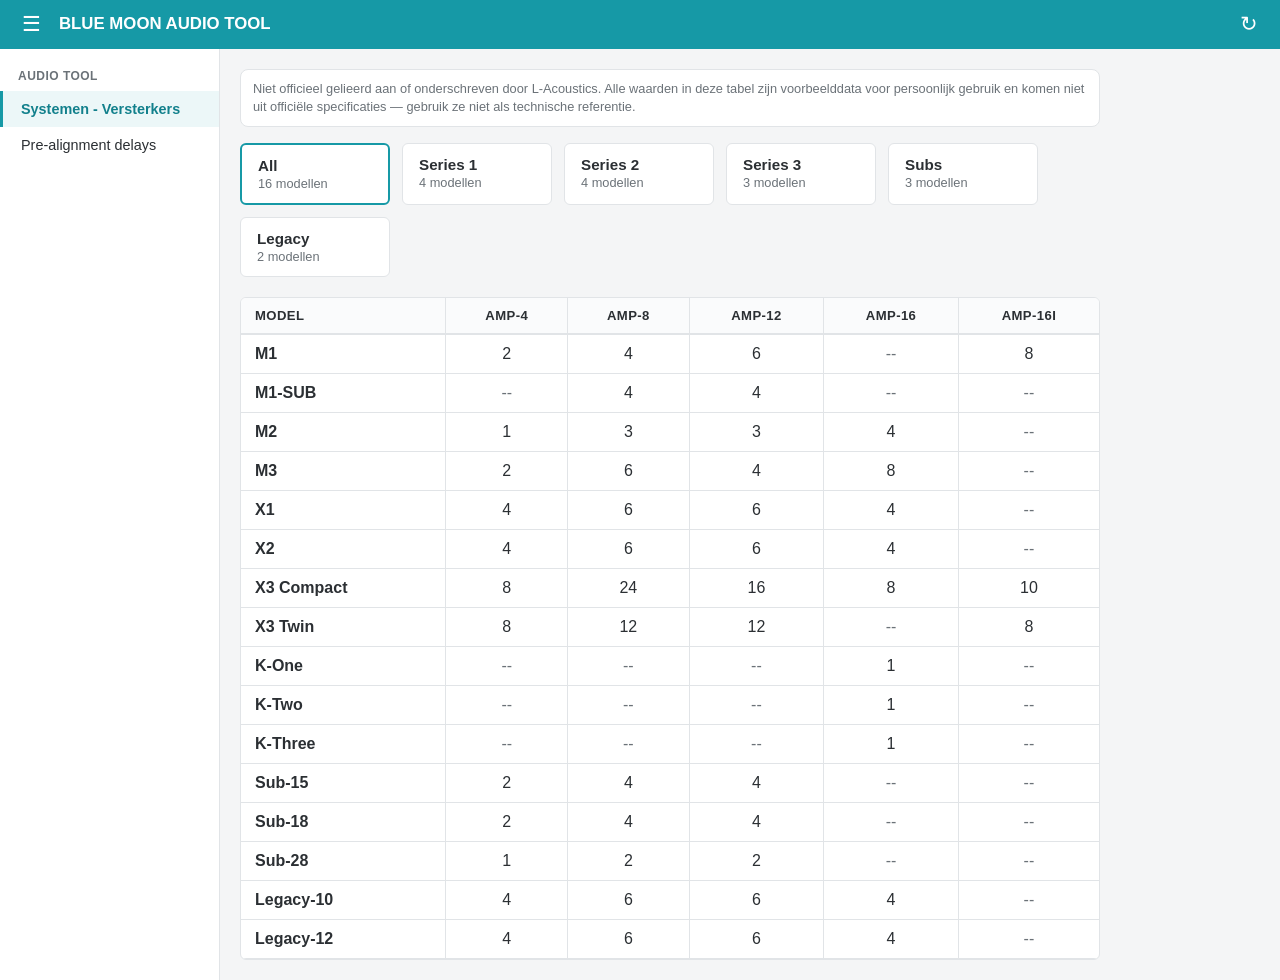
<file: index.html>
<!DOCTYPE html>
<html lang="nl">
<head>
<meta charset="UTF-8">
<meta name="viewport" content="width=device-width, initial-scale=1.0">
<title>Blue Moon Audio Tool</title>
<link rel="stylesheet" href="style.css">
</head>
<body>

<div class="app">
  <header class="topbar">
    <button class="icon-btn" id="sidebar-toggle" aria-label="Menu">&#9776;</button>
    <div class="topbar-title">BLUE MOON AUDIO TOOL</div>
    <button class="icon-btn" id="refresh-btn" title="Filters resetten" aria-label="Filters resetten">&#8635;</button>
  </header>

  <div class="layout">
    <aside class="sidebar" id="sidebar">
      <div class="sidebar-section">AUDIO TOOL</div>
      <a class="sidebar-item active" href="index.html">Systemen - Versterkers</a>
      <a class="sidebar-item" href="delays.html">Pre-alignment delays</a>
    </aside>

    <main class="content">
      <p class="disclaimer">Niet officieel gelieerd aan of onderschreven door L-Acoustics. Alle waarden in deze tabel zijn voorbeelddata voor persoonlijk gebruik en komen niet uit officiële specificaties — gebruik ze niet als technische referentie.</p>

      <div class="cards-row" id="cards-row"></div>

      <div class="table-wrap">
        <table>
          <thead id="table-head"></thead>
          <tbody id="table-body"></tbody>
        </table>
      </div>
    </main>
  </div>
</div>

<script src="data.js"></script>
<script src="script.js"></script>
</body>
</html>
</file>
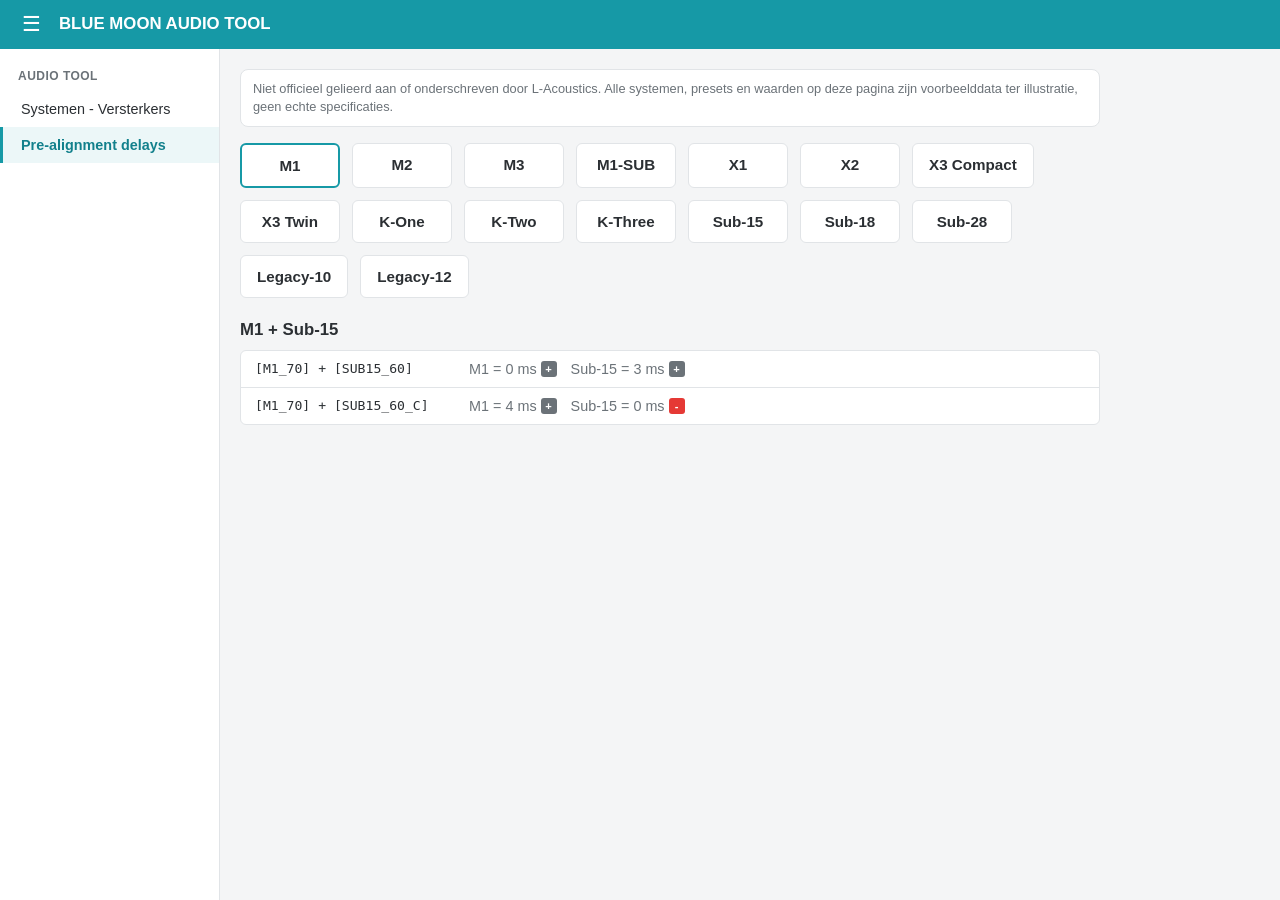
<file: delays.html>
<!DOCTYPE html>
<html lang="nl">
<head>
<meta charset="UTF-8">
<meta name="viewport" content="width=device-width, initial-scale=1.0">
<title>Blue Moon Audio Tool — Pre-alignment delays</title>
<link rel="stylesheet" href="style.css">
</head>
<body>

<div class="app">
  <header class="topbar">
    <button class="icon-btn" id="sidebar-toggle" aria-label="Menu">&#9776;</button>
    <div class="topbar-title">BLUE MOON AUDIO TOOL</div>
  </header>

  <div class="layout">
    <aside class="sidebar" id="sidebar">
      <div class="sidebar-section">AUDIO TOOL</div>
      <a class="sidebar-item" href="index.html">Systemen - Versterkers</a>
      <a class="sidebar-item active" href="delays.html">Pre-alignment delays</a>
    </aside>

    <main class="content">
      <p class="disclaimer">Niet officieel gelieerd aan of onderschreven door L-Acoustics. Alle systemen, presets en waarden op deze pagina zijn voorbeelddata ter illustratie, geen echte specificaties.</p>

      <div class="cards-row" id="system-row"></div>

      <div id="delay-tables"></div>
    </main>
  </div>
</div>

<script src="delay-data.js"></script>
<script src="delays.js"></script>
</body>
</html>
</file>
<file: style.css>
:root {
  --teal: #1699a6;
  --teal-dark: #12808c;
  --bg: #f4f5f6;
  --sidebar-bg: #ffffff;
  --card-bg: #ffffff;
  --text: #2b2f33;
  --muted: #6b7278;
  --border: #e1e4e7;
  --row-alt: #fafbfc;
  --hover-blue: #d6edf9;
}

* { box-sizing: border-box; }

body {
  margin: 0;
  background: var(--bg);
  color: var(--text);
  font-family: -apple-system, BlinkMacSystemFont, "Segoe UI", Roboto, sans-serif;
}

.app {
  display: flex;
  flex-direction: column;
  min-height: 100vh;
}

.topbar {
  background: var(--teal);
  color: #fff;
  display: flex;
  align-items: center;
  gap: 12px;
  padding: 10px 16px;
}

.topbar-title {
  font-weight: 700;
  font-size: 1.05rem;
  flex: 1;
}

.icon-btn {
  background: transparent;
  border: none;
  color: #fff;
  font-size: 1.3rem;
  line-height: 1;
  cursor: pointer;
  padding: 4px 6px;
  border-radius: 6px;
}

.icon-btn:hover {
  background: rgba(255, 255, 255, 0.15);
}

.layout {
  display: flex;
  flex: 1;
}

.sidebar {
  width: 220px;
  background: var(--sidebar-bg);
  border-right: 1px solid var(--border);
  padding: 16px 0;
  flex-shrink: 0;
}

.sidebar-section {
  font-size: 0.75rem;
  font-weight: 700;
  color: var(--muted);
  letter-spacing: 0.04em;
  padding: 4px 18px 8px;
}

.sidebar-item {
  display: block;
  padding: 10px 18px;
  font-size: 0.9rem;
  color: var(--text);
  text-decoration: none;
  border-left: 3px solid transparent;
}

.sidebar-item.active {
  color: var(--teal-dark);
  font-weight: 600;
  background: rgba(22, 153, 166, 0.08);
  border-left-color: var(--teal);
}

.sidebar.collapsed {
  display: none;
}

@media (max-width: 720px) {
  .sidebar {
    display: none;
    position: fixed;
    top: 48px;
    left: 0;
    bottom: 0;
    z-index: 20;
    box-shadow: 2px 0 8px rgba(0, 0, 0, 0.15);
  }

  .sidebar.open {
    display: block;
  }
}

.content {
  flex: 1;
  padding: 20px;
  max-width: 900px;
}

.disclaimer {
  color: var(--muted);
  font-size: 0.8rem;
  line-height: 1.4;
  border: 1px solid var(--border);
  background: #fff;
  border-radius: 8px;
  padding: 10px 12px;
  margin: 0 0 16px;
}

.cards-row {
  display: flex;
  flex-wrap: wrap;
  gap: 12px;
  margin-bottom: 20px;
}

.series-card {
  position: relative;
  background: var(--card-bg);
  border: 1px solid var(--border);
  border-radius: 6px;
  padding: 12px 16px;
  min-width: 150px;
  cursor: pointer;
}

.series-card.active {
  border: 2px solid var(--teal);
}

.series-card .card-title {
  font-weight: 700;
  font-size: 0.95rem;
}

.series-card .card-sub {
  color: var(--muted);
  font-size: 0.8rem;
  margin-top: 2px;
}

.table-wrap {
  overflow-x: auto;
  border: 1px solid var(--border);
  border-radius: 6px;
  background: #fff;
}

table {
  width: 100%;
  border-collapse: collapse;
  min-width: 480px;
}

th, td {
  padding: 10px 14px;
  text-align: center;
  white-space: nowrap;
  border-bottom: 1px solid var(--border);
}

thead th {
  background: var(--row-alt);
  color: var(--text);
  font-size: 0.82rem;
  text-transform: uppercase;
  letter-spacing: 0.03em;
  cursor: pointer;
  user-select: none;
  border-bottom: 2px solid var(--border);
}

th:not(:last-child), td:not(:last-child) {
  border-right: 1px solid var(--border);
}

thead th:first-child, td:first-child {
  text-align: left;
}

thead th.sorted {
  color: var(--teal-dark);
}

thead th.sorted::after {
  content: " \25BE";
}

.hl {
  background: var(--hover-blue) !important;
}

.system-card {
  min-width: 100px;
  text-align: center;
}

.delay-title {
  font-size: 1.05rem;
  margin: 22px 0 10px;
}

.delay-rows {
  background: #fff;
  border: 1px solid var(--border);
  border-radius: 6px;
  overflow: hidden;
}

.delay-row {
  display: flex;
  align-items: center;
  gap: 14px;
  padding: 10px 14px;
  border-bottom: 1px solid var(--border);
  font-size: 0.9rem;
}

.delay-row:last-child {
  border-bottom: none;
}

.delay-row:hover {
  background: var(--row-alt);
}

.delay-preset {
  font-family: "SF Mono", Menlo, Consolas, monospace;
  font-size: 0.82rem;
  color: var(--text);
  min-width: 200px;
}

.delay-values {
  color: var(--muted);
  flex: 1;
  display: flex;
  flex-wrap: wrap;
  gap: 14px;
}

.delay-component {
  display: inline-flex;
  align-items: center;
  gap: 4px;
  white-space: nowrap;
}

.pol {
  display: inline-flex;
  align-items: center;
  justify-content: center;
  width: 16px;
  height: 16px;
  border-radius: 3px;
  font-size: 0.7rem;
  font-weight: 700;
  color: #fff;
}

.pol-pos {
  background: #6b7278;
}

.pol-neg {
  background: #e53935;
}

tbody td:first-child {
  font-weight: 600;
}

.dash {
  color: var(--muted);
}
</file>
